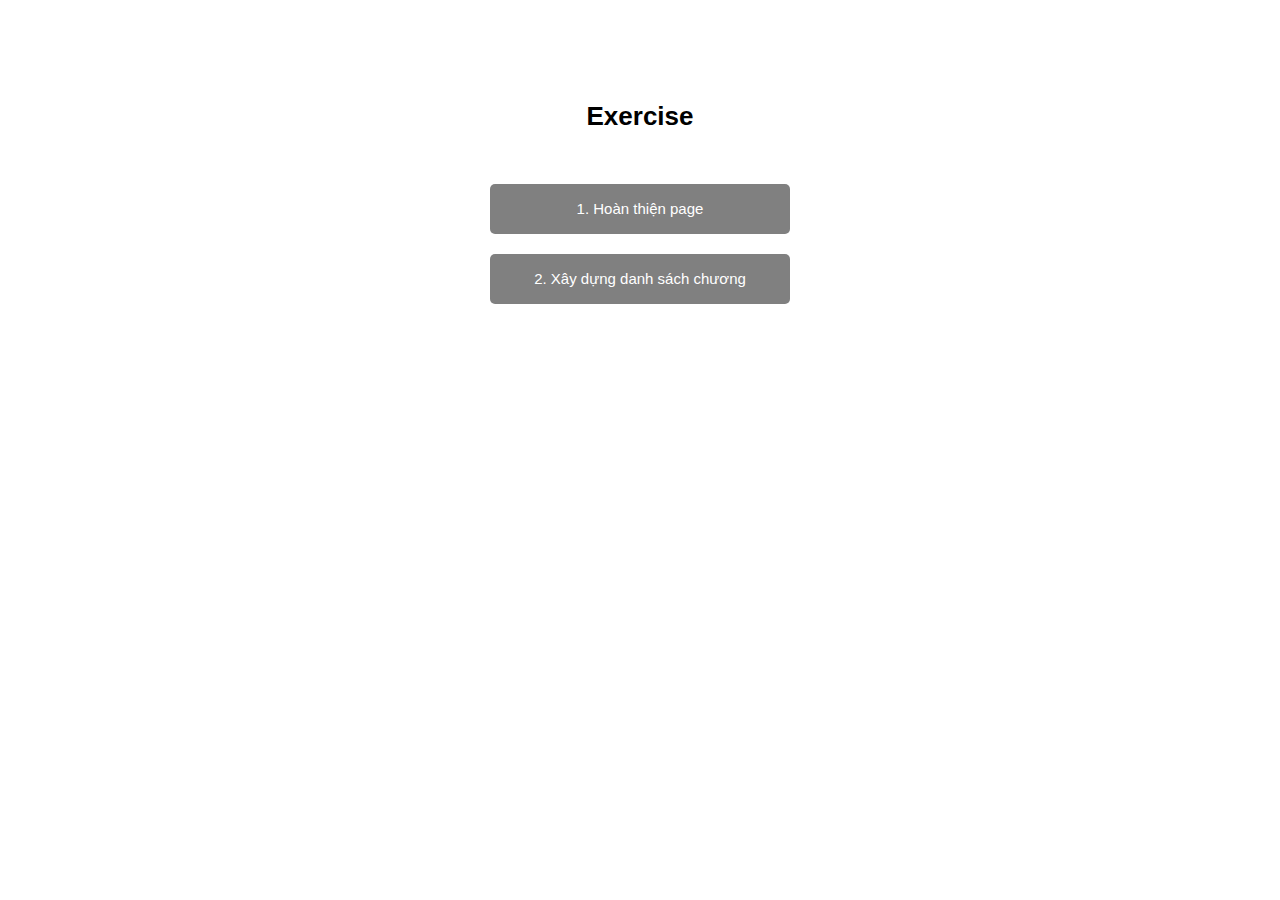
<file: index.html>
<!DOCTYPE html>
<html lang="vi">
<head>
    <meta charset="UTF-8">
    <meta name="viewport" content="width=device-width, initial-scale=1.0">
    <title>Index</title>
    <link rel="stylesheet" href="./css/reset.css">
    <link rel="stylesheet" href="./css/style.css">
</head>
<body>
    <h1 class="index-heading">Exercise</h1>
    <ul class="list">
        <li class="item"> <a target="_blank" href="./courses.html">1. Hoàn thiện page</a></li>
        <li class="item"><a target="_blank" href="./outline-course.html">2. Xây dựng danh sách chương</a></li>
    </ul>
</body>
</html>
</file>
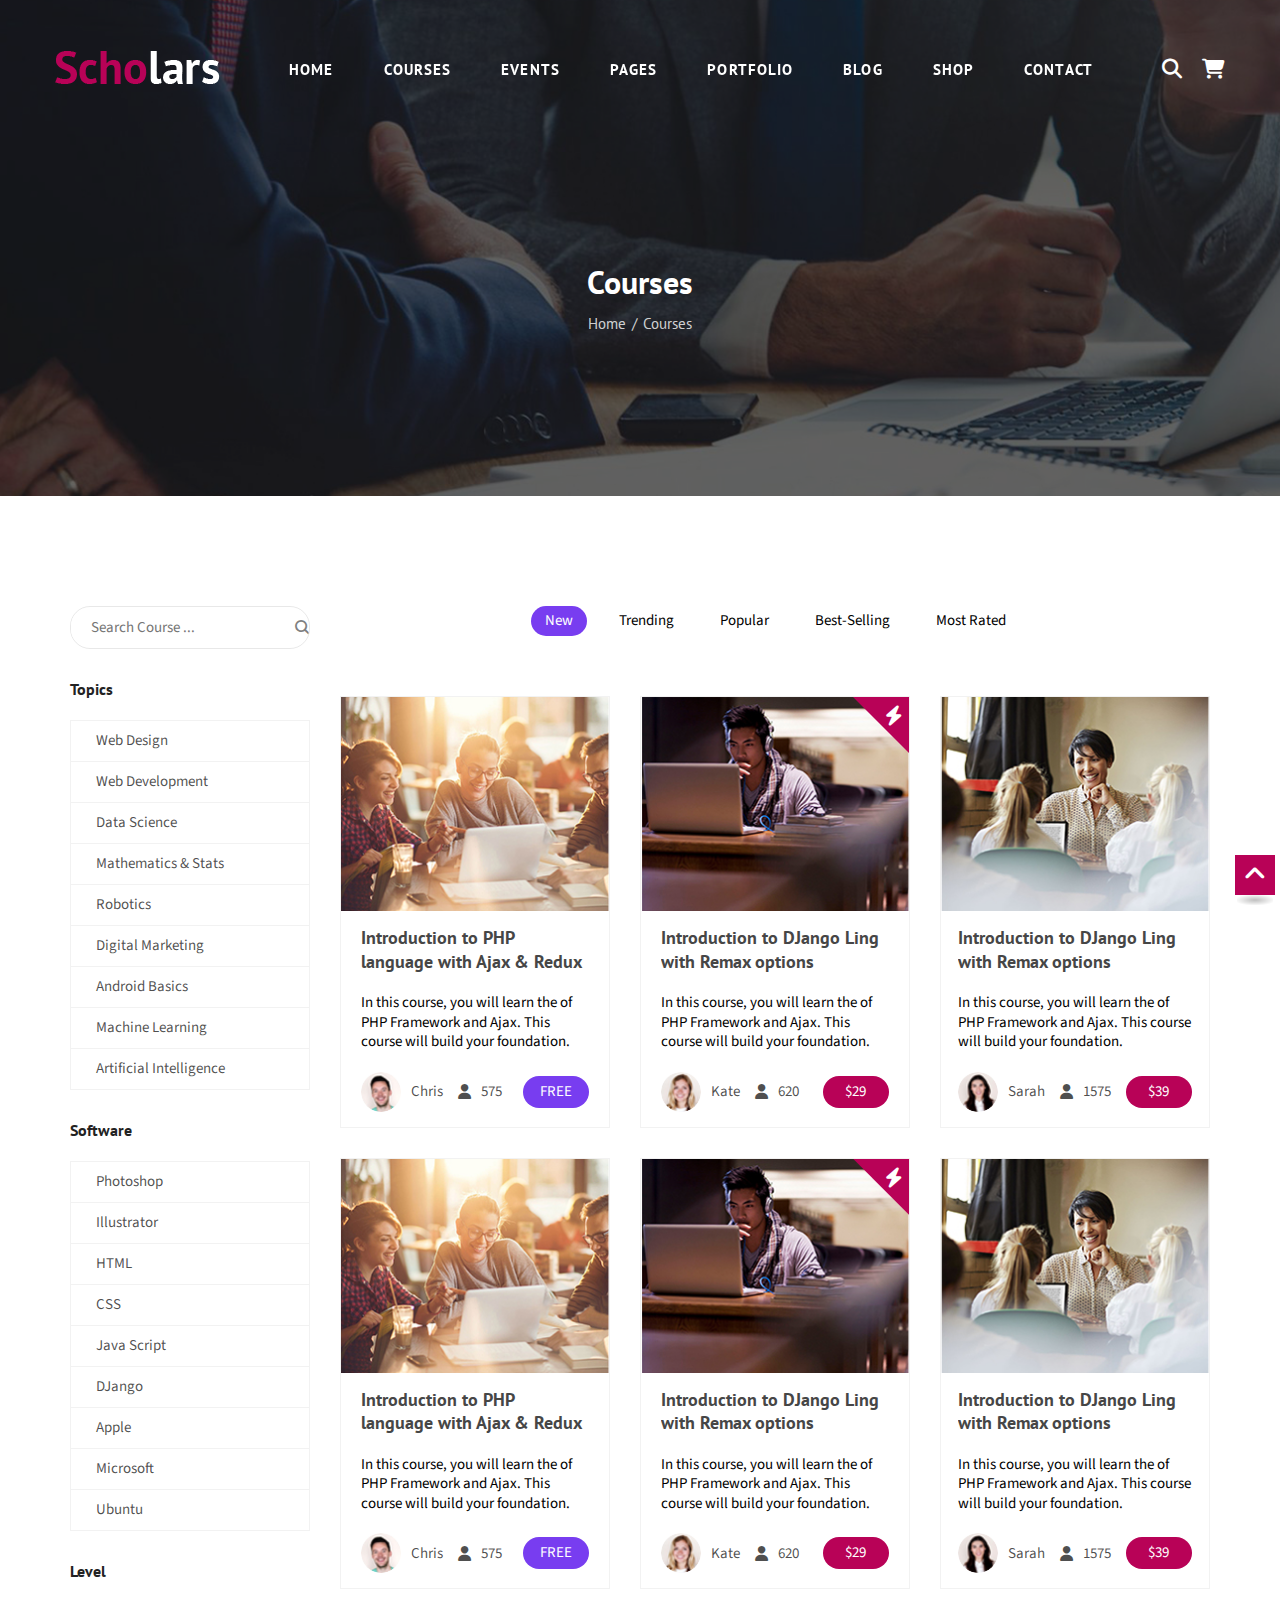
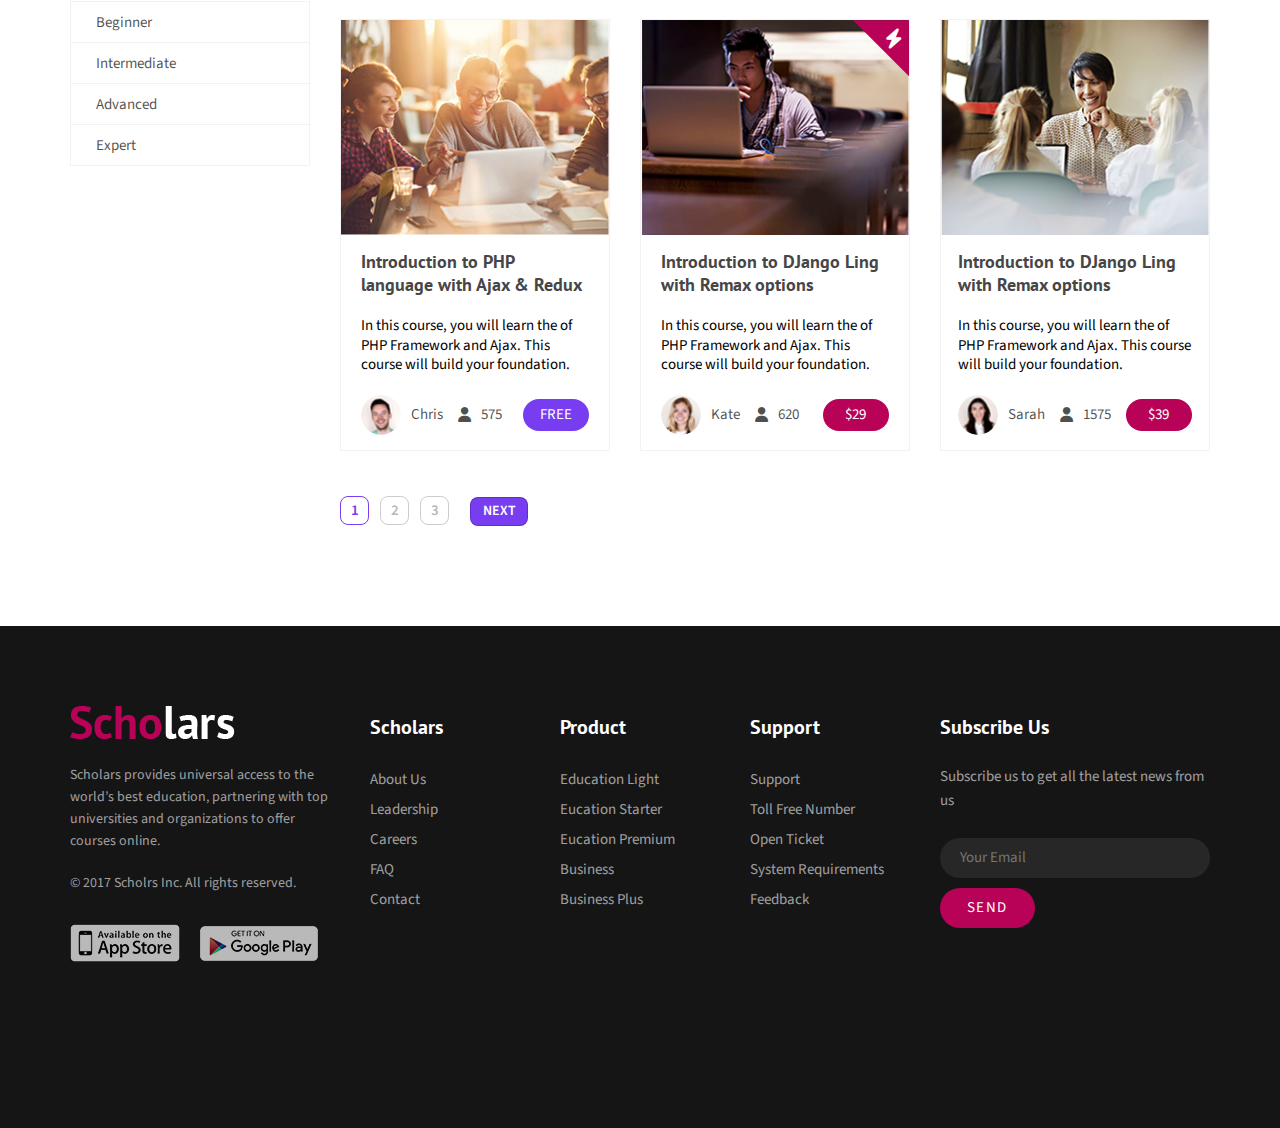
<file: courses.html>
<!DOCTYPE html>
<html lang="en">
<head>
    <meta charset="UTF-8">
    <meta name="viewport" content="width=device-width, initial-scale=1.0">
    <title>Scholars - Education, University & LMS HTML Template</title>

    <!-- Styles -->
    <link rel="stylesheet" href="./css/reset.css">
    <link rel="stylesheet" href="./css/style.css">

    <!-- Fonts -->
    <link rel="preconnect" href="https://fonts.googleapis.com">
    <link rel="preconnect" href="https://fonts.gstatic.com" crossorigin>
    <link href="https://fonts.googleapis.com/css2?family=PT+Sans:ital,wght@0,400;0,700;1,400;1,700&family=Source+Sans+3:ital,wght@0,200..900;1,200..900&display=swap" rel="stylesheet">

    <!-- Icons -->
    <link rel="icon" type="image/png" sizes="56x56" href="./images/img-icon.png">
    <link rel="stylesheet" href="https://cdnjs.cloudflare.com/ajax/libs/font-awesome/6.7.2/css/all.min.css" integrity="sha512-Evv84Mr4kqVGRNSgIGL/F/aIDqQb7xQ2vcrdIwxfjThSH8CSR7PBEakCr51Ck+w+/U6swU2Im1vVX0SVk9ABhg==" crossorigin="anonymous" referrerpolicy="no-referrer" />

</head>
<body>
    <div class="wrapper">
        <!-- Start header wrapper -->
        <div class="header-wrapper">
            <div class="inner">
                <div class="container header-container">
                    <div class="header">
                        <!-- Logo -->
                        <a href="/">
                            <img src="./images/img-logo.png" alt="Scholars Logo" class="logo">
                        </a>
                        <!-- Navigation -->
                        <ul class="nav">
                            <li>
                                <a href="">Home</a>
                                <ul class="sub-menu">
                                    <li>
                                        <a href="#">Home Version One</a>
                                    </li>
                                    <li>
                                        <a href="#">Home Version Two</a>
                                    </li>
                                    <li>
                                        <a href="#">Home Video Background</a>
                                    </li>
                                </ul>
                            </li>
                            <li>
                                <a href="">Courses</a>
                                <ul class="sub-menu">
                                    <li>
                                        <a href="#">Course 2 Column</a>
                                    </li>
                                    <li>
                                        <a href="#">Course 3 Column</a>
                                    </li>
                                    <li>
                                        <a href="#">Course Details</a>
                                    </li>
                                </ul>
                            </li>
                            <li>
                                <a href="">Events</a>
                                <ul class="sub-menu">
                                    <li>
                                        <a href="#">Event List</a>
                                    </li>
                                    <li>
                                        <a href="#">Event Grid</a>
                                    </li>
                                    <li>
                                        <a href="#">Event Single</a>
                                    </li>
                                </ul>
                            </li>
                            <li>
                                <a href="">Pages</a>
                                <ul class="sub-menu">
                                    <li>
                                        <a href="#">Our Teachers</a>
                                    </li>
                                    <li>
                                        <a href="#">Teachers Profile</a>
                                    </li>
                                    <li>
                                        <a href="#">About Us</a>
                                    </li>
                                    <li>
                                        <a href="#">Error Page</a>
                                    </li>
                                    <li>
                                        <a href="#">FAQ Page</a>
                                    </li>
                                    <li>
                                        <a href="#">Login</a>
                                    </li>
                                    <li>
                                        <a href="#">Sign Up</a>
                                    </li>
                                </ul>
                            </li>
                            <li>
                                <a href="">Portfolio</a>
                                <ul class="sub-menu">
                                    <li>
                                        <a href="#">Portfolio 2 Column</a>
                                    </li>
                                    <li>
                                        <a href="#">Portfolio 3 Columno</a>
                                    </li>
                                    <li>
                                        <a href="#">Portfolio 4 Column</a>
                                    </li>
                                </ul>
                            </li>
                            <li>
                                <a href="">Blog</a>
                                <ul class="sub-menu">
                                    <li>
                                        <a href="#">Blog</a>
                                    </li>
                                    <li>
                                        <a href="#">Blog details</a>
                                    </li>
                                </ul>
                            </li>
                            <li>
                                <a href="">Shop</a>
                                <ul class="sub-menu">
                                    <li>
                                        <a href="#">Shop Page</a>
                                    </li>
                                    <li>
                                        <a href="#">Shop Details</a>
                                    </li>
                                </ul>
                            </li>
                            <li>
                                <a href="">Contact</a>
                            </li>
                        </ul>
                        <!-- Users action -->
                        <div class="action-wrapper">
                            <button class="action-btn">
                                <i class="fa-solid fa-magnifying-glass"></i>
                            </button>
                            <button class="action-btn">
                                <i class="fa-solid fa-cart-shopping"></i>
                            </button>
                        </div>
                    </div>
                    <div class="header-content">
                        <h1 class="heading">Courses</h1>
                        <ul class="breadcrumb">
                            <li><a href="/">Home</a></li>
                            <li>Courses</li>
                        </ul>
                    </div>                   
                </div> 
            </div>
        </div>
        <!-- End header wrapper -->
        <!-- Start main -->
        <div class="main">
            <div class="container">
                <div class="inner">
                    <!-- Start sidebar -->
                    <div class="sidebar">
                        <!-- Start search form -->
                         <form action="" class="search-form" autocomplete="off">
                            <input type="text" placeholder="Search Course ..." class="search-input" spellcheck="false">
                            <button class="search-btn"><i class="fa-solid fa-magnifying-glass"></i></button>
                         </form>
                         <h2 class="menu-title">Topics</h2>
                         <ul class="menu">
                            <li><a href="">Web Design</a></li>
                            <li><a href="">Web Development</a></li>
                            <li><a href="">Data Science</a></li>
                            <li><a href="">Mathematics & Stats</a></li>
                            <li><a href="">Robotics</a></li>
                            <li><a href="">Digital Marketing</a></li>
                            <li><a href="">Android Basics</a></li>
                            <li><a href="">Machine Learning</a></li>
                            <li><a href="">Artificial Intelligence</a></li>
                         </ul>
                         <h2 class="menu-title">Software</h2>
                         <ul class="menu">
                            <li><a href="">Photoshop</a></li>
                            <li><a href="">Illustrator</a></li>
                            <li><a href="">HTML</a></li>
                            <li><a href="">CSS</a></li>
                            <li><a href="">Java Script</a></li>
                            <li><a href="">DJango</a></li>
                            <li><a href="">Apple</a></li>
                            <li><a href="">Microsoft</a></li>
                            <li><a href="">Ubuntu</a></li>
                         </ul>
                         <h2 class="menu-title">Level</h2>
                         <ul class="menu">
                            <li><a href="">Beginner</a></li>
                            <li><a href="">Intermediate</a></li>
                            <li><a href="">Advanced</a></li>
                            <li><a href="">Expert</a></li>
                         </ul>
                        <!-- End search form -->
                    </div>                    
                    <!-- End sidebar -->
                    <!-- Start main content -->
                    <div class="main-content">
                        <!-- Start course menu -->
                        <ul class="course-menu">
                            <li class="active"><a href="">New</a></li>
                            <li><a href="">Trending</a></li>
                            <li><a href="">Popular</a></li>
                            <li><a href="">Best-Selling</a></li>
                            <li><a href="">Most Rated</a></li>                            
                        </ul>
                        <!-- End course menu -->
                        <!-- Start courses list -->
                        <div class="courses-list">
                            <!-- Start course item -->
                            <div class="course-item">
                                <a href="" class="thumb-wrapper">
                                    <img src="./images/img-course-1.jpg" alt="" class="thumb">
                                </a>
                                <div class="infor">
                                    <h3 class="title">
                                        <a href="">Introduction to PHP language with Ajax & Redux</a>
                                    </h3>
                                    <p class="desc">
                                        In this course, you will learn the of PHP Framework and Ajax. This course will build your foundation.
                                    </p>
                                    <div class="bottom">
                                        <div>
                                            <img src="./images/img-author-1.jpg" alt="" class="avatar">
                                            <span>Chris</span>
                                        </div>
                                        <div>
                                            <i class="fa-solid fa-user"></i>
                                            <span>575</span>
                                        </div>
                                        <a class="course-btn course-btn--free">FREE</a>
                                    </div>
                                </div>
                            </div>
                            <div class="course-item tranding">
                                <a href="" class="thumb-tranding thumb-wrapper">
                                    <img src="./images/img-course-2.jpg" alt="" class="thumb">
                                </a>
                                <div class="infor">
                                    <h3 class="title">
                                        <a href="">Introduction to DJango Ling with Remax options</a>
                                    </h3>
                                    <p class="desc">
                                        In this course, you will learn the of PHP Framework and Ajax. This course will build your foundation.
                                    </p>
                                    <div class="bottom">
                                        <div>
                                            <img src="./images/img-author-2.jpg" alt="" class="avatar">
                                            <span>Kate</span>
                                        </div>
                                        <div>
                                            <i class="fa-solid fa-user"></i>
                                            <span>620</span>
                                        </div>
                                        <a class="course-btn course-btn--paid">$29</a>
                                    </div>
                                </div>
                            </div>
                            <div class="course-item">
                                <a href="" class="thumb-wrapper">
                                    <img src="./images/img-course-3.jpg" alt="" class="thumb">
                                </a>
                                <div class="infor">
                                    <h3 class="title">
                                        <a href="">Introduction to DJango Ling with Remax options</a>
                                    </h3>
                                    <p class="desc">
                                        In this course, you will learn the of PHP Framework and Ajax. This course will build your foundation.
                                    </p>
                                    <div class="bottom">
                                        <div>
                                            <img src="./images/img-author-3.jpg" alt="" class="avatar">
                                            <span>Sarah</span>
                                        </div>
                                        <div>
                                            <i class="fa-solid fa-user"></i>
                                            <span>1575</span>
                                        </div>
                                        <a class="course-btn course-btn--paid">$39</a>
                                    </div>
                                </div>
                            </div>
                            <div class="course-item">
                                <a href="" class="thumb-wrapper">
                                    <img src="./images/img-course-1.jpg" alt="" class="thumb">
                                </a>
                                <div class="infor">
                                    <h3 class="title">
                                        <a href="">Introduction to PHP language with Ajax & Redux</a>
                                    </h3>
                                    <p class="desc">
                                        In this course, you will learn the of PHP Framework and Ajax. This course will build your foundation.
                                    </p>
                                    <div class="bottom">
                                        <div>
                                            <img src="./images/img-author-1.jpg" alt="" class="avatar">
                                            <span>Chris</span>
                                        </div>
                                        <div>
                                            <i class="fa-solid fa-user"></i>
                                            <span>575</span>
                                        </div>
                                        <a class="course-btn course-btn--free">FREE</a>
                                    </div>
                                </div>
                            </div>
                            <div class="course-item tranding">
                                <a href="" class="thumb-tranding thumb-wrapper">
                                    <img src="./images/img-course-2.jpg" alt="" class="thumb">
                                </a>
                                <div class="infor">
                                    <h3 class="title">
                                        <a href="">Introduction to DJango Ling with Remax options</a>
                                    </h3>
                                    <p class="desc">
                                        In this course, you will learn the of PHP Framework and Ajax. This course will build your foundation.
                                    </p>
                                    <div class="bottom">
                                        <div>
                                            <img src="./images/img-author-2.jpg" alt="" class="avatar">
                                            <span>Kate</span>
                                        </div>
                                        <div>
                                            <i class="fa-solid fa-user"></i>
                                            <span>620</span>
                                        </div>
                                        <a class="course-btn course-btn--paid">$29</a>
                                    </div>
                                </div>
                            </div>
                            <div class="course-item">
                                <a href="" class="thumb-wrapper">
                                    <img src="./images/img-course-3.jpg" alt="" class="thumb">
                                </a>
                                <div class="infor">
                                    <h3 class="title">
                                        <a href="">Introduction to DJango Ling with Remax options</a>
                                    </h3>
                                    <p class="desc">
                                        In this course, you will learn the of PHP Framework and Ajax. This course will build your foundation.
                                    </p>
                                    <div class="bottom">
                                        <div>
                                            <img src="./images/img-author-3.jpg" alt="" class="avatar">
                                            <span>Sarah</span>
                                        </div>
                                        <div>
                                            <i class="fa-solid fa-user"></i>
                                            <span>1575</span>
                                        </div>
                                        <a class="course-btn course-btn--paid">$39</a>
                                    </div>
                                </div>
                            </div>
                            <div class="course-item">
                                <a href="" class="thumb-wrapper">
                                    <img src="./images/img-course-1.jpg" alt="" class="thumb">
                                </a>
                                <div class="infor">
                                    <h3 class="title">
                                        <a href="">Introduction to PHP language with Ajax & Redux</a>
                                    </h3>
                                    <p class="desc">
                                        In this course, you will learn the of PHP Framework and Ajax. This course will build your foundation.
                                    </p>
                                    <div class="bottom">
                                        <div>
                                            <img src="./images/img-author-1.jpg" alt="" class="avatar">
                                            <span>Chris</span>
                                        </div>
                                        <div>
                                            <i class="fa-solid fa-user"></i>
                                            <span>575</span>
                                        </div>
                                        <a class="course-btn course-btn--free">FREE</a>
                                    </div>
                                </div>
                            </div>
                            <div class="course-item tranding">
                                <a href="" class="thumb-tranding thumb-wrapper">
                                    <img src="./images/img-course-2.jpg" alt="" class="thumb">
                                </a>
                                <div class="infor">
                                    <h3 class="title">
                                        <a href="">Introduction to DJango Ling with Remax options</a>
                                    </h3>
                                    <p class="desc">
                                        In this course, you will learn the of PHP Framework and Ajax. This course will build your foundation.
                                    </p>
                                    <div class="bottom">
                                        <div>
                                            <img src="./images/img-author-2.jpg" alt="" class="avatar">
                                            <span>Kate</span>
                                        </div>
                                        <div>
                                            <i class="fa-solid fa-user"></i>
                                            <span>620</span>
                                        </div>
                                        <a class="course-btn course-btn--paid">$29</a>
                                    </div>
                                </div>
                            </div>
                            <div class="course-item">
                                <a href="" class="thumb-wrapper">
                                    <img src="./images/img-course-3.jpg" alt="" class="thumb">
                                </a>
                                <div class="infor">
                                    <h3 class="title">
                                        <a href="">Introduction to DJango Ling with Remax options</a>
                                    </h3>
                                    <p class="desc">
                                        In this course, you will learn the of PHP Framework and Ajax. This course will build your foundation.
                                    </p>
                                    <div class="bottom">
                                        <div>
                                            <img src="./images/img-author-3.jpg" alt="" class="avatar">
                                            <span>Sarah</span>
                                        </div>
                                        <div>
                                            <i class="fa-solid fa-user"></i>
                                            <span>1575</span>
                                        </div>
                                        <a class="course-btn course-btn--paid">$39</a>
                                    </div>
                                </div>
                            </div>
                            <!-- End course item -->
                        </div>
                        <!-- End courses list -->
                        <!-- Start pagination -->
                        <ul class="course-pagination">
                            <li>
                                <a href="" class="page-item active">1</a>
                            </li>
                            <li>
                                <a href="" class="page-item">2</a>
                            </li>
                            <li>
                                <a href="" class="page-item">3</a>
                            </li>
                            <li>
                                <a href="" class="page-item page-link">Next</a>
                            </li>
                        </ul>
                        <!-- End pagination -->
                    </div>                  
                    <!-- End main content -->
                </div>
            </div>
        </div>          
        <!-- End main -->
        <!-- Start footer -->
        <div class="footer">
            <div class="container">
                <div class="inner">
                    <div class="footer-col footer-logo">
                        <a href="/">
                            <img src="./images/img-logo.png" alt="Scholars Logo" class="logo">
                        </a>
                        <p class="desc">Scholars provides universal access to the world’s best education, partnering with top universities and organizations to offer courses online.</p>
                        <p>© 2017 Scholrs Inc. All rights reserved.</p>
                        <ul class="social">
                            <li>
                                <a href="https://www.apple.com/itunes/">
                                    <img src="./images/img-android.png" alt="">
                                </a>
                            </li>
                            <li>
                                <a href="https://play.google.com/store">
                                    <img src="./images/img-apple.png" alt="">
                                </a>
                            </li>
                        </ul>
                    </div>
                    <div class="footer-col footer-list">
                        <h3>
                            Scholars
                        </h3>
                        <ul>
                            <li>
                                <a href="#">About Us</a>
                            </li>
                            <li>
                                <a href="#">Leadership</a>
                            </li>
                            <li>
                                <a href="#">Careers</a>
                            </li>
                            <li>
                                <a href="#">FAQ</a>
                            </li>
                            <li>
                                <a href="#">Contact</a>
                            </li>
                        </ul>
                    </div>
                    <div class="footer-col footer-list">
                        <h3>
                            Product
                        </h3>
                        <ul>
                            <li>
                                <a href="#">Education Light</a>
                            </li>
                            <li>
                                <a href="#">Eucation Starter</a>
                            </li>
                            <li>
                                <a href="#">Eucation Premium</a>
                            </li>
                            <li>
                                <a href="#">Business</a>
                            </li>
                            <li>
                                <a href="#">Business Plus</a>
                            </li>
                        </ul>
                    </div>
                    <div class="footer-col footer-list">
                        <h3>
                            Support
                        </h3>
                        <ul>
                            <li>
                                <a href="#">Support</a>
                            </li>
                            <li>
                                <a href="#">Toll Free Number</a>
                            </li>
                            <li>
                                <a href="#">Open Ticket</a>
                            </li>
                            <li>
                                <a href="#">System Requirements</a>
                            </li>
                            <li>
                                <a href="#">Feedback</a>
                            </li>
                        </ul>
                    </div>
                    <div class="footer-col footer-subscribe">
                        <h3>
                            Subscribe Us
                        </h3>
                        <p>Subscribe us to get all the latest news from us </p>
                        <form action="#">
                            <input type="text" placeholder="Your Email">
                            <button>SEND</button>
                        </form>
                    </div>
                </div>
            </div>
        </div>
        <!-- End footer -->
        <!-- Scroll-top -->
        <button class="scroll-top">
            <i class="fa-solid fa-angle-up"></i>
        </button>
    </div>
</body>
</html>
</file>
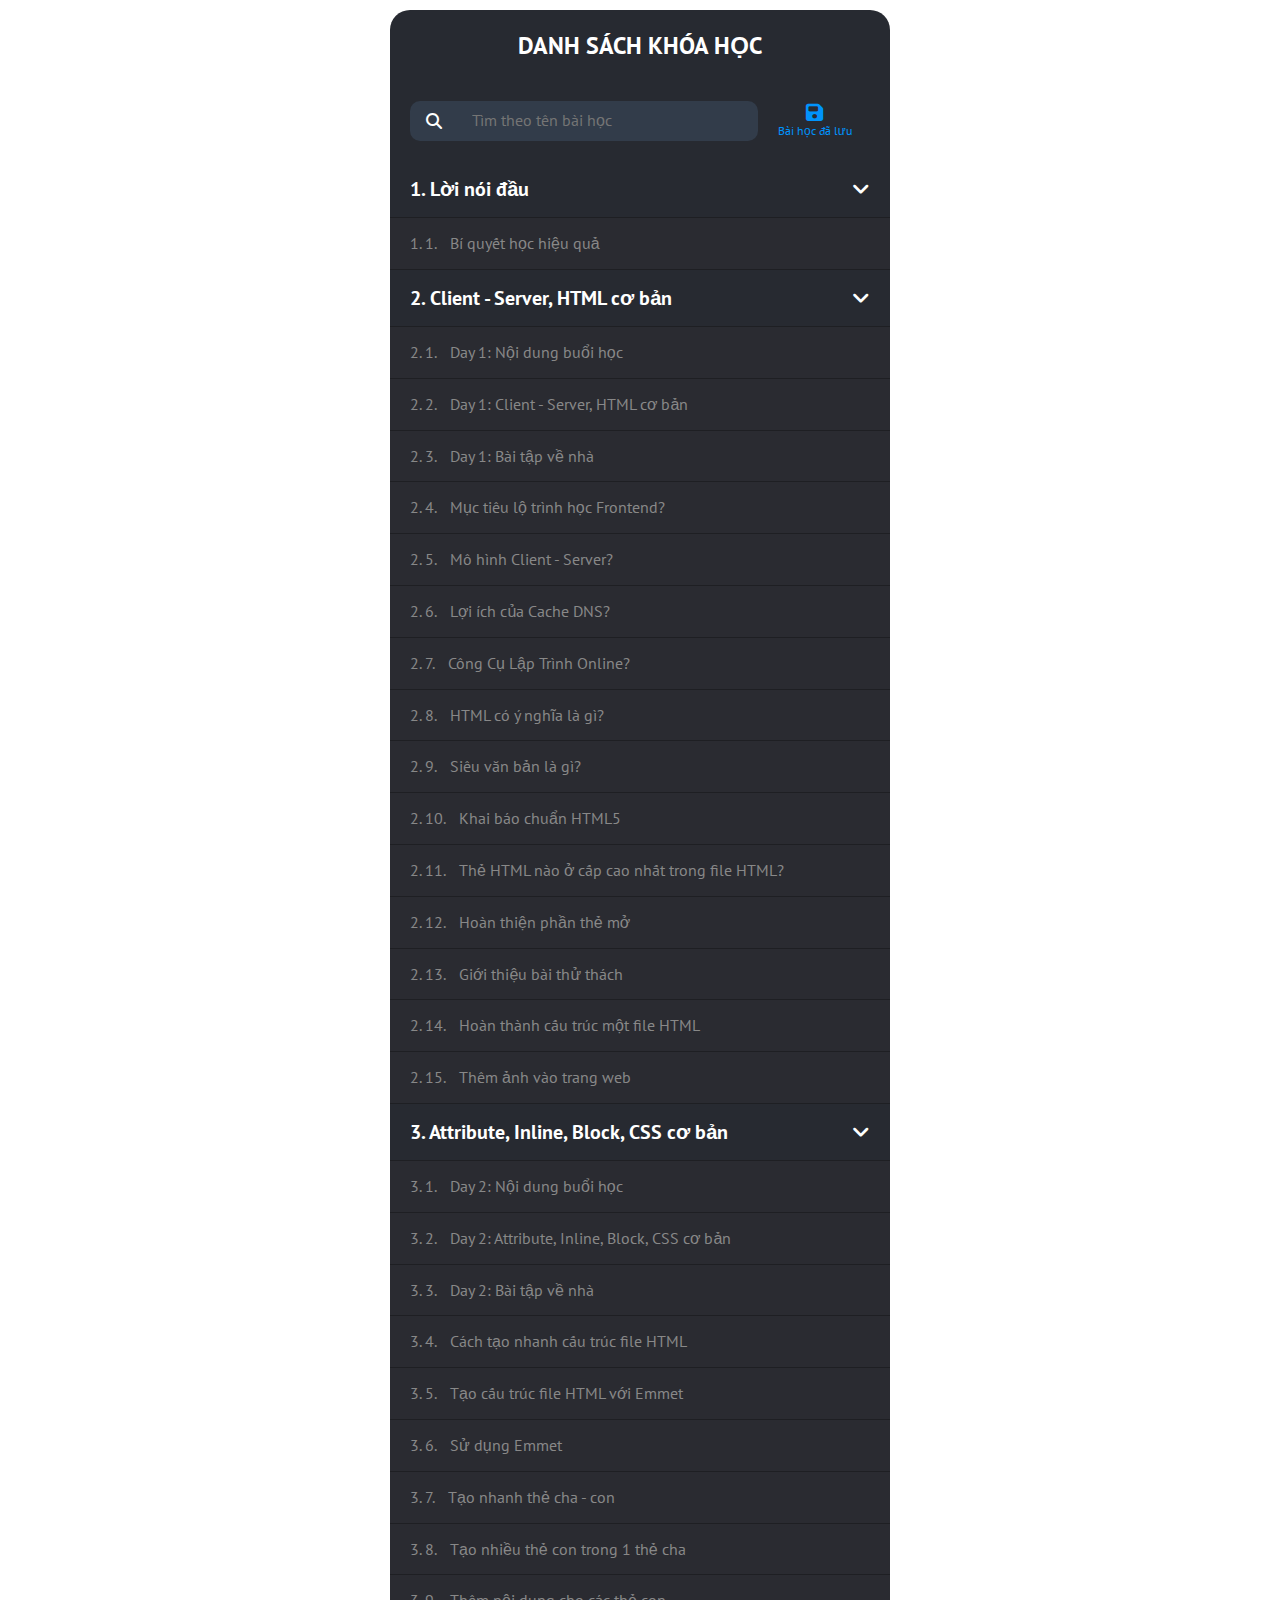
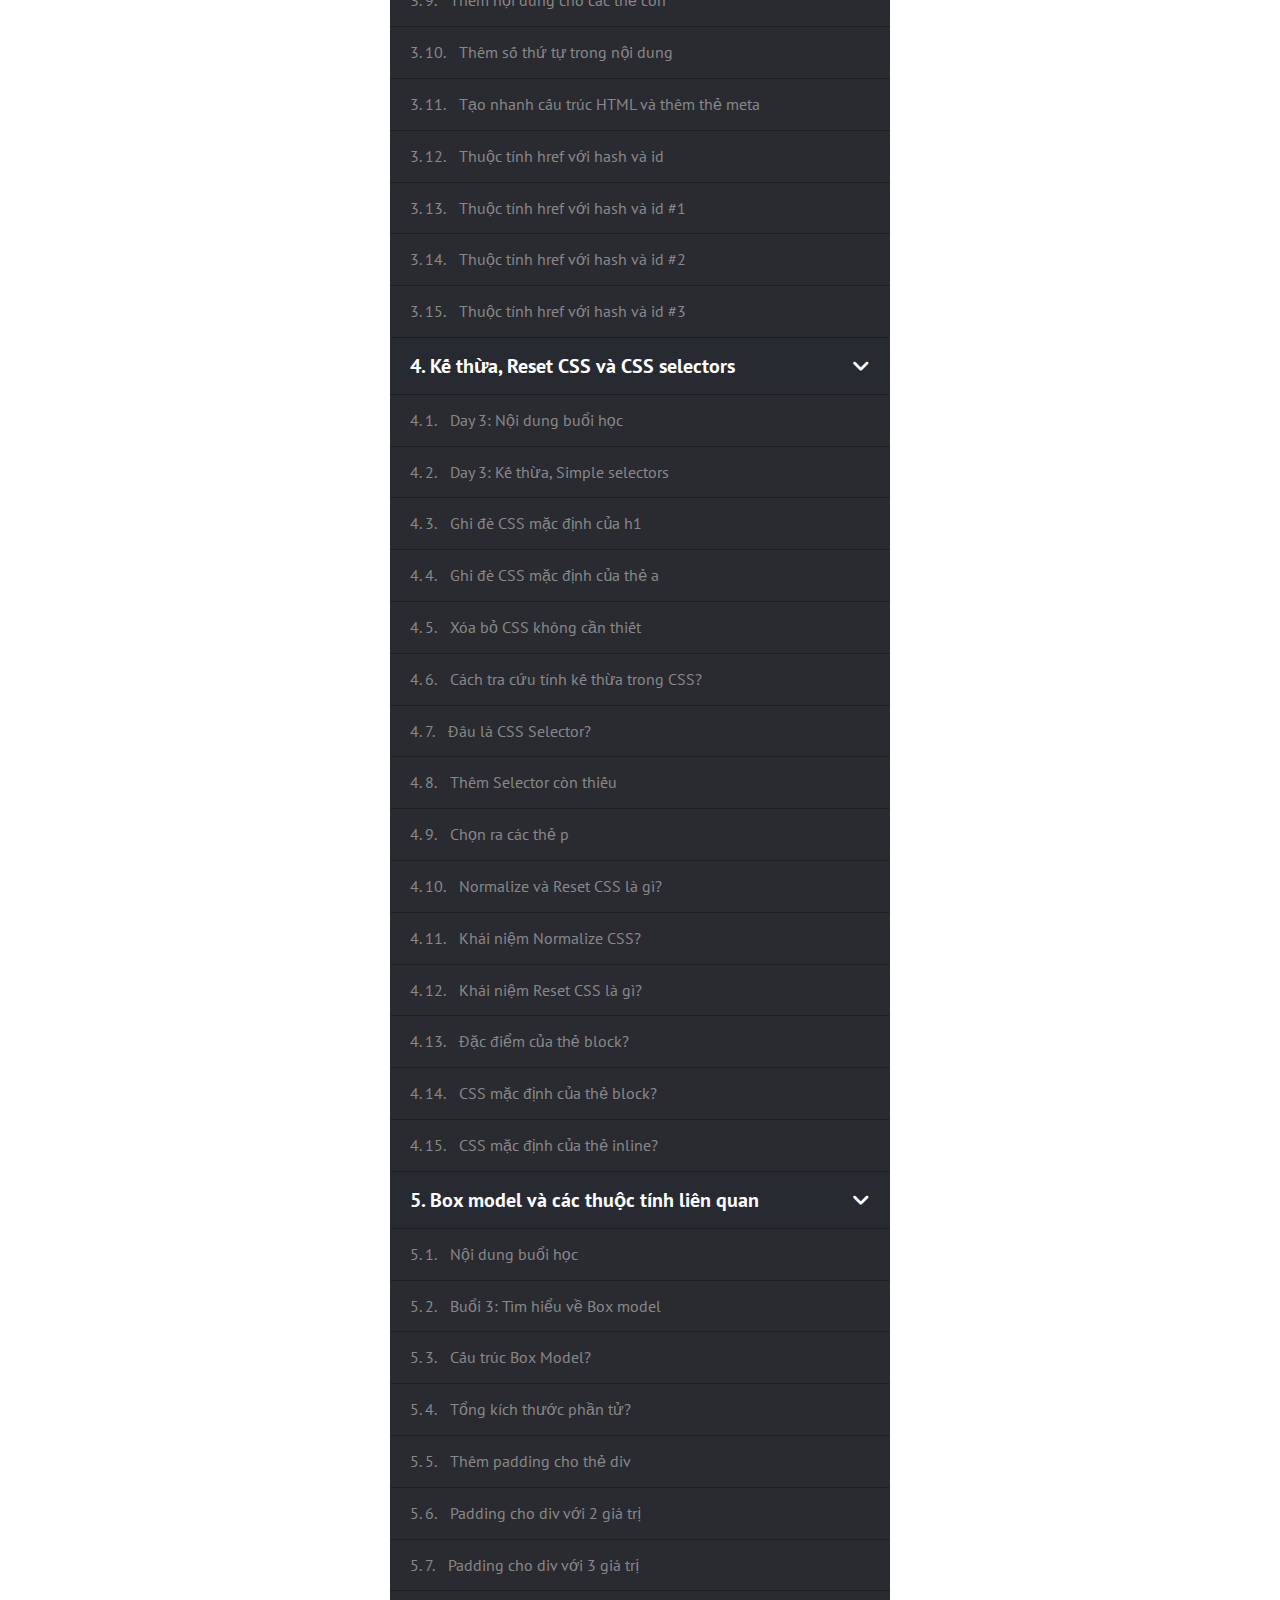
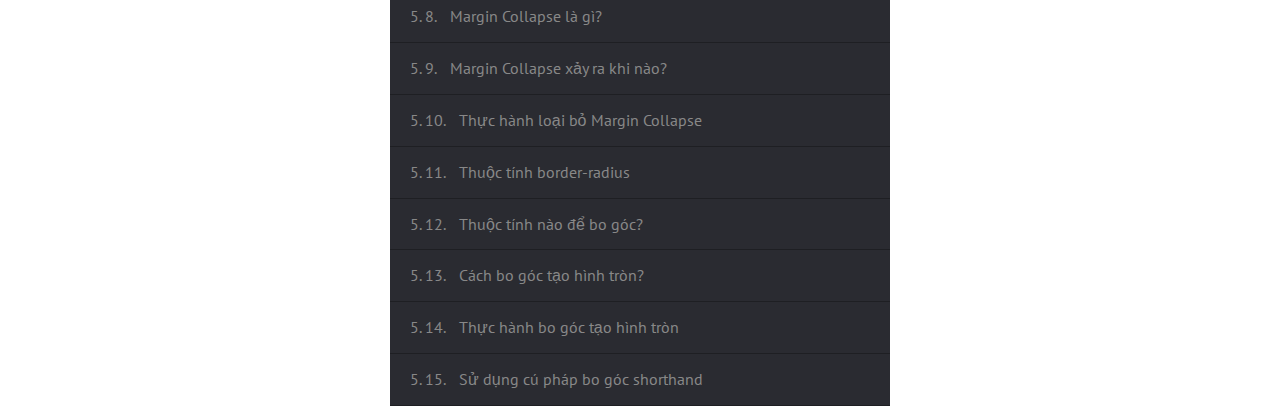
<file: outline-course.html>
<!DOCTYPE html>
<html lang="en">

<head>
    <meta charset="UTF-8" />
    <meta name="viewport" content="width=device-width, initial-scale=1.0" />
    <title>Outline Course</title>
    <!-- Styles -->
    <link rel="stylesheet" href="./css/reset.css" />
    <link rel="stylesheet" href="./css/outline-course.css" />
    <!-- Fonts -->
    <link rel="preconnect" href="https://fonts.googleapis.com" />
    <link rel="preconnect" href="https://fonts.gstatic.com" crossorigin />
    <link href="https://fonts.googleapis.com/css2?family=PT+Sans:ital,wght@0,400;0,700;1,400;1,700&display=swap"
        rel="stylesheet" />
    <!-- Icons -->
    <link rel="stylesheet" href="https://cdnjs.cloudflare.com/ajax/libs/font-awesome/6.7.2/css/all.min.css" />
</head>

<body>
    <div class="container">
        <div class="course-list">
            <h1 class="heading">Danh sách khóa học</h1>
            <div class="search-group">
                <form action="" class="search-form" autocomplete="off">
                    <i class="fa-solid fa-magnifying-glass"></i>
                    <input type="text" placeholder="Tìm theo tên bài học" spellcheck="false">                   
                </form>
                <div class="save-lesson">
                    <i class="fa-solid fa-floppy-disk"></i>
                    <span>Bài học đã lưu</span>
                </div>
            </div>
            <ul class="section-list">
                <li class="section">
                    <div class="section-header">
                        <h2>Lời nói đầu</h2>
                        <i class="fa-solid fa-angle-down float-right"></i>
                    </div>
                    <ul class="lesson-group">
                        <li class="lesson">
                            <a href="#">Bí quyết học hiệu quả</a>
                        </li>
                    </ul>
                </li>
                <li class="section">
                    <div class="section-header">
                        <h2>Client - Server, HTML cơ bản</h2>
                        <i class="fa-solid fa-angle-down float-right"></i>
                    </div>
                    <ul class="lesson-group">
                        <li class="lesson">
                            <a href="#">Day 1: Nội dung buổi học</a>
                        </li>
                        <li class="lesson">
                            <a href="#">Day 1: Client - Server, HTML cơ bản</a>
                        </li>
                        <li class="lesson">
                            <a href="#">Day 1: Bài tập về nhà</a>
                        </li>
                        <li class="lesson">
                            <a href="#">Mục tiêu lộ trình học Frontend?</a>
                        </li>
                        <li class="lesson">
                            <a href="#">Mô hình Client - Server?</a>
                        </li>
                        <li class="lesson">
                            <a href="#">Lợi ích của Cache DNS?</a>
                        </li>
                        <li class="lesson">
                            <a href="#">Công Cụ Lập Trình Online?</a>
                        </li>
                        <li class="lesson">
                            <a href="#">HTML có ý nghĩa là gì?</a>
                        </li>
                        <li class="lesson">
                            <a href="#"> Siêu văn bản là gì?</a>
                        </li>
                        <li class="lesson">
                            <a href="#">Khai báo chuẩn HTML5</a>
                        </li>
                        <li class="lesson">
                            <a href="#">Thẻ HTML nào ở cấp cao nhất trong file HTML?</a>
                        </li>
                        <li class="lesson">
                            <a href="#">Hoàn thiện phần thẻ mở</a>
                        </li>
                        <li class="lesson">
                            <a href="#">Giới thiệu bài thử thách</a>
                        </li>
                        <li class="lesson">
                            <a href="#">Hoàn thành cấu trúc một file HTML</a>
                        </li>
                        <li class="lesson">
                            <a href="#">Thêm ảnh vào trang web</a>
                        </li>
                    </ul>
                </li>
                <li class="section">
                    <div class="section-header">
                        <h2>Attribute, Inline, Block, CSS cơ bản</h2>
                        <i class="fa-solid fa-angle-down float-right"></i>
                    </div>
                    <ul class="lesson-group">
                        <li class="lesson">
                            <a href="#">Day 2: Nội dung buổi học</a>
                        </li>
                        <li class="lesson">
                            <a href="#">Day 2: Attribute, Inline, Block, CSS cơ bản</a>
                        </li>
                        <li class="lesson">
                            <a href="#">Day 2: Bài tập về nhà</a>
                        </li>
                        <li class="lesson">
                            <a href="#">Cách tạo nhanh cấu trúc file HTML</a>
                        </li>
                        <li class="lesson">
                            <a href="#">Tạo cấu trúc file HTML với Emmet</a>
                        </li>
                        <li class="lesson">
                            <a href="#">Sử dụng Emmet</a>
                        </li>
                        <li class="lesson">
                            <a href="#">Tạo nhanh thẻ cha - con</a>
                        </li>
                        <li class="lesson">
                            <a href="#">Tạo nhiều thẻ con trong 1 thẻ cha</a>
                        </li>
                        <li class="lesson">
                            <a href="#">Thêm nội dung cho các thẻ con</a>
                        </li>
                        <li class="lesson">
                            <a href="#">Thêm số thứ tự trong nội dung</a>
                        </li>
                        <li class="lesson">
                            <a href="#">Tạo nhanh cấu trúc HTML và thêm thẻ meta</a>
                        </li>
                        <li class="lesson">
                            <a href="#">Thuộc tính href với hash và id</a>
                        </li>
                        <li class="lesson">
                            <a href="#">Thuộc tính href với hash và id #1</a>
                        </li>
                        <li class="lesson">
                            <a href="#">Thuộc tính href với hash và id #2</a>
                        </li>
                        <li class="lesson">
                            <a href="#">Thuộc tính href với hash và id #3</a>
                        </li>
                    </ul>
                </li>
                <li class="section">
                    <div class="section-header">
                        <h2>Kế thừa, Reset CSS và CSS selectors</h2>
                        <i class="fa-solid fa-angle-down float-right"></i>
                    </div>
                    <ul class="lesson-group">
                        <li class="lesson">
                            <a href="#">Day 3: Nội dung buổi học</a>
                        </li>
                        <li class="lesson">
                            <a href="#">Day 3: Kế thừa, Simple selectors</a>
                        </li>
                        <li class="lesson">
                            <a href="#">Ghi đè CSS mặc định của h1</a>
                        </li>
                        <li class="lesson">
                            <a href="#">Ghi đè CSS mặc định của thẻ a</a>
                        </li>
                        <li class="lesson">
                            <a href="#">Xóa bỏ CSS không cần thiết</a>
                        </li>
                        <li class="lesson">
                            <a href="#">Cách tra cứu tính kế thừa trong CSS?</a>
                        </li>
                        <li class="lesson">
                            <a href="#">Đâu là CSS Selector?</a>
                        </li>
                        <li class="lesson">
                            <a href="#">Thêm Selector còn thiếu</a>
                        </li>
                        <li class="lesson">
                            <a href="#">Chọn ra các thẻ p</a>
                        </li>
                        <li class="lesson">
                            <a href="#">Normalize và Reset CSS là gì?</a>
                        </li>
                        <li class="lesson">
                            <a href="#">Khái niệm Normalize CSS?</a>
                        </li>
                        <li class="lesson">
                            <a href="#">Khái niệm Reset CSS là gì?</a>
                        </li>
                        <li class="lesson">
                            <a href="#">Đặc điểm của thẻ block?</a>
                        </li>
                        <li class="lesson">
                            <a href="#">CSS mặc định của thẻ block?</a>
                        </li>
                        <li class="lesson">
                            <a href="#">CSS mặc định của thẻ inline?</a>
                        </li>
                    </ul>
                </li>
                <li class="section">
                    <div class="section-header">
                        <h2>Box model và các thuộc tính liên quan</h2>
                        <i class="fa-solid fa-angle-down float-right"></i>
                    </div>
                    <ul class="lesson-group">
                        <li class="lesson">
                            <a href="#">Nội dung buổi học</a>
                        </li>
                        <li class="lesson">
                            <a href="#">Buổi 3: Tìm hiểu về Box model</a>
                        </li>
                        <li class="lesson">
                            <a href="#">Cấu trúc Box Model?</a>
                        </li>
                        <li class="lesson">
                            <a href="#">Tổng kích thước phần tử?</a>
                        </li>
                        <li class="lesson">
                            <a href="#">Thêm padding cho thẻ div</a>
                        </li>
                        <li class="lesson">
                            <a href="#">Padding cho div với 2 giá trị</a>
                        </li>
                        <li class="lesson">
                            <a href="#">Padding cho div với 3 giá trị</a>
                        </li>
                        <li class="lesson">
                            <a href="#">Margin Collapse là gì?</a>
                        </li>
                        <li class="lesson">
                            <a href="#">Margin Collapse xảy ra khi nào?</a>
                        </li>
                        <li class="lesson">
                            <a href="#">Thực hành loại bỏ Margin Collapse</a>
                        </li>
                        <li class="lesson">
                            <a href="#">Thuộc tính border-radius</a>
                        </li>
                        <li class="lesson">
                            <a href="#">Thuộc tính nào để bo góc?</a>
                        </li>
                        <li class="lesson">
                            <a href="#">Cách bo góc tạo hình tròn?</a>
                        </li>
                        <li class="lesson">
                            <a href="#">Thực hành bo góc tạo hình tròn</a>
                        </li>
                        <li class="lesson">
                            <a href="#">Sử dụng cú pháp bo góc shorthand</a>
                        </li>
                    </ul>
                </li>
            </ul>
        </div>
    </div>
</body>

</html>
</file>
<file: css/style.css>
/* Index */

.index-heading {
    margin: 100px 0px 50px 0px;
    font-size: 26px;
    text-align: center;
}

.item {
    width: 300px;
    height: 50px;
    background-color: grey;
    border-radius: 5px;
    text-align: center;
    margin: auto;
    margin-top: 20px;
    display: flex;
    justify-content: center;
    align-items: center;
}

.item:hover {
    background-color: blue;
}

.item a {
    color: white;
    text-decoration: none;
}

/* Code lại giao diện Scholars */

:root {
    --heading-font: "PT Sans", sans-serif;
    --black: #000;
    --white: #fff;
    --primary: #b80257;
    --secondary: #783df0;
}

* {
    box-sizing: border-box;
}

html {
    font-size: 62.5%;
}

body {
    font-size: 1.5rem;
    font-family: "Source Sans 3", sans-serif;
    line-height: 1.3;
}

h1,
h2,
h3,
h4,
h5,
h6 {
    font-family: var(--heading-font);
    font-weight: 700;
}

a {
    color: inherit;
}

button {
    padding: 0;
    border: none;
    background: transparent;
}

input,
button,
textarea,
select {
    font-size: inherit;
    font-family: inherit;
    color: inherit;
}

.container {
    width: 1170px;
    /* Điều kiện bình thường sẽ là 1170px */
    max-width: 100%;
    /* Khi view <1170px thì sẽ là 100% */
    margin-left: auto;
    margin-right: auto;
}

/* Start header wrapper */

.header-wrapper {
    display: flex;
    width: 100%;
    min-height: 496px;
    background-image: url(../images/bg-banner-2.jpg);
    background-repeat: no-repeat;
    background-size: cover;
    background-position: center;
}

.header-wrapper .inner {
    display: flex;
    width: 100%;
    background: rgb(0, 0, 0, 0.6);
}

.header-container {
    display: flex;
    flex-direction: column;
}

.header {
    display: flex;
    justify-content: space-between;
    padding-top: 40px;
    align-items: center;
}

.header-content {
    display: flex;
    flex-direction: column;
    align-items: center;
    justify-content: center;
    gap: 10px;
    flex-grow: 1;
    color: var(--white);
}

.nav {
    display: flex;
    position: sticky;
    top: 0;
    z-index: 999;
}

.nav li {
    position: relative;
}

.nav>li>a {
    display: inline-block;
    padding: 20px 25px;
    color: var(--white);
    text-decoration: none;
    text-transform: uppercase;
    font-size: 1.5rem;
    font-family: var(--heading-font);
    font-weight: 700;
    letter-spacing: 1.1px;
    transition: all 0.3s ease-in-out;
}

.sub-menu {
    position: absolute;
    top: 50px;
    left: 0;

    min-width: 220px;
    background: var(--white);

    opacity: 0;
    visibility: hidden;
    overflow: hidden;
    transform: scaleY(0);
    transform-origin: top center;
    transition: opacity 0.5s ease, visibility 0.5s ease, transform 0.5s ease;
}

/*
Sử dụng như cầu nối giữa li & submenu, trong bài này k cần vì padding của thẻ li lớn rồi 
    .sub-menu::before{
    content: "";
    position: absolute;
    left: 0;
    top: -10px;
    height: 20px;
    width: 100%;
} */
.sub-menu a {
    display: flex;
    align-items: center;
    height: 44px;
    padding: 0 25px;
    text-decoration: none;
    color: #0009;
}

.sub-menu a:hover {
    background: var(--primary);
    color: var(--white);
    transition: all 0.5s ease-in-out;
}

/* Hover vào thẻ li trong .nav tác động lên sub-menu */
.nav li:hover .sub-menu {
    opacity: 1;
    visibility: visible;
    transform: scaleY(1);
}

.action-wrapper {
    display: flex;
    gap: 20px;
}

.action-btn {
    font-size: 2rem;
    color: var(--white);
    cursor: pointer;
}

h1.heading {
    font-size: 3.2rem;
}

.breadcrumb {
    display: flex;
    font-family: var(--heading-font);
    font-size: 1.5rem;
    color: #fffc;
}

.breadcrumb a {
    text-decoration: none;
    color: inherit;
}

.breadcrumb a:hover {
    color: var(--secondary);
    transition: all 0.5s ease-in-out;
}

.breadcrumb li+li::before {
    content: "/";
    padding: 0 6px;
}

/* End header wrapper */

.main .inner {
    min-height: 100px;
    display: flex;
    margin-top: 110px;
}

/* Start sidebar */
.sidebar {
    width: 270px;
    padding: 0 15px;
}

.search-form {
    display: flex;
    align-items: center;
    height: 43px;
    border: 1px solid #00000017;
    border-radius: 20px;
    overflow: hidden;
    width: 100%;
    box-sizing: border-box;
}

.search-input {
    border: none;
    outline: none;
    flex: 1;
    padding-left: 20px;
}

.search-input:not(:placeholder-shown)~.search-btn {
    color: #333;
}

.search-btn {
    display: flex;
    align-items: center;
    justify-content: center;
    padding: 0 20px;
    height: 100%;
    align-self: stretch;
    cursor: pointer;
    color: #00000080;
}

.menu-title {
    margin-top: 30px;
    color: #222;
    font-size: 1.6rem;
}

.menu {
    margin-top: 20px;
    border: 1px solid #0000000d;
}

.menu li+li {
    border-top: 1px solid #0000000d;
}

.menu a {
    display: flex;
    align-items: center;
    height: 40px;
    padding: 0 25px;
    color: #000000b3;
    text-decoration: none;
}

.menu a:hover {
    color: var(--secondary);
    transform: translateX(10px);
    transition: all 0.3s ease-in-out;
}

/* End sidebar */

/* Start main */
.main-content {
    flex-grow: 1;
    padding: 0 15px;
}

.course-menu {
    display: flex;
    justify-content: center;
    gap: 18px;
}

.course-menu a {
    display: inline-block;
    height: 30px;
    padding: 0 14px;
    border-radius: 15px;
    text-decoration: none;
    line-height: 30px;
}

.course-menu .active a,
.course-menu a:hover {
    background: var(--secondary);
    color: var(--white);
    transition: all 0.3s ease-in-out;
}

/* Start courses list */
.courses-list {
    --columns: 3;
    --spacing: 60px;

    display: flex;
    flex-wrap: wrap;
    gap: 30px;
    margin-top: 60px;
}

.course-item {
    display: flex;
    flex-direction: column;
    align-items: center;
    justify-content: center;
    width: calc((100% - var(--spacing)) / var(--columns));
    border: 1px solid #0000000d;

    overflow: hidden;
    /* Đảm bảo ảnh không bị tràn khi phóng lớn */
    transition: all 0.5s ease-in-out;
}

.courses-list .tranding {
    position: relative;
    overflow: hidden;
    display: block;
}

.course-item .thumb-wrapper {
    display: block;
    overflow: hidden;
    aspect-ratio: 1 / 0.8;
}

.courses-list .tranding .thumb-wrapper::before {
    content: '\f0e7';
    font-family: "Font Awesome 6 Free";
    font-size: 20px;
    font-weight: 900;
    color: var(--white);

    background: var(--primary);
    width: 50px;
    height: 50px;

    position: absolute;
    top: 0;
    right: 0;
    z-index: 1;

    clip-path: polygon(100% 0, 100% 100%, 0 0);

    display: flex;
    align-items: flex-start;
    justify-content: flex-end;
    padding: 6px 6px 0 0;
}

.course-item .thumb-wrapper .thumb {
    height: 100%;
    width: 100%;
    object-fit: cover;
    display: block;
    transition: transform 0.5s ease-in-out, opacity 0.5s ease-in-out;
}

.course-item .infor {
    display: flex;
    flex-direction: column;
    flex: 1;
    padding: 15px 20px;
}

.course-item .title {
    display: -webkit-box;
    -webkit-line-clamp: 2;
    line-clamp: 2;
    -webkit-box-orient: vertical;
    overflow: hidden;
}

.course-item .title a {
    font-size: 1.8rem;
    color: #464646;
    text-decoration: none;
    transition: color 0.5s ease-in-out;
}

.course-item .desc {
    display: -webkit-box;
    -webkit-line-clamp: 3;
    line-clamp: 3;
    -webkit-box-orient: vertical;
    overflow: hidden;
    margin: 20px 0;
}

.course-item .bottom {
    display: flex;
    align-items: center;
    color: #000000b3;
    gap: 15px;
    margin-top: auto;
}

.course-item .bottom div {
    display: flex;
    align-items: center;
    gap: 10px;
}

.course-item .avatar {
    width: 40px;
    height: 40px;
    border-radius: 50%;
    object-fit: cover;
}

.course-item .course-btn {
    min-width: 66px;
    height: 32px;
    padding: 0 8px;
    color: var(--white);
    border-radius: 30px;
    text-decoration: none;
    line-height: 32px;
    text-align: center;
    margin-left: auto;
    cursor: pointer;

    position: relative;
    transform: translateY(0);
    transition: all 0.3s ease-in-out;
    z-index: 1;
}

.course-btn::after {
    content: '';
    position: absolute;
    top: 120%;
    left: 5%;

    width: 90%;
    height: 10px;
    background: radial-gradient(ellipse at center, rgba(0, 0, 0, 0.35) 0%, rgba(0, 0, 0, 0) 80%);

    opacity: 0;
    transform: scale(0.8);
    transition: transform 0.3s ease, opacity 0.3s ease;
}

.course-item .course-btn--free {
    background-color: var(--secondary);
}

.course-item .course-btn--paid {
    background-color: var(--primary);
}

/* Chú ý css đơn thuần không thể chọn ngược (hover vào đối tượng phía sau mà làm đối tượng trước thay đổi), do đó trong trường hợp này
ta phải sử dụng hover vào cả khối course-item sau đó thay đổi ảnh, tiêu đề và nút trong nó */

.course-item:hover .thumb {
    transform: scale(1.05);
    opacity: 0.8;
}

.course-item:hover .title a {
    color: var(--primary);
    transform: scale(1.1);
    opacity: 0.8;
}

.course-item:hover .course-btn:hover {
    transform: translateY(-5px);
}

.course-btn:hover:after {
    opacity: 1;
    transform: translateY(-30%) scale(1);
}

/* End courses list */

/* Start pagination */
.main-content .course-pagination li {
    display: inline-block;
    padding-top: 45px;
}

.course-pagination .page-item {
    display: block;
    text-decoration: none;
    width: 29px;
    line-height: 27px;
    border: 1px solid #0003;
    text-align: center;
    font-weight: 600;
    color: #0000004d;
    border-radius: 8px;
    margin-right: 8px; 
    transition: all 0.3s ease-in-out;  
}

.course-pagination .page-item:hover:not(.page-link) {
    border: 1px solid var(--secondary);
    color: var(--secondary);
}

.course-pagination .active {
    border: 1px solid var(--secondary);
    color: var(--secondary);
}

.course-pagination .page-link {
    width: 58px;
    font-size: 1.4rem;
    color: var(--white);
    text-transform: uppercase;
    margin-left: 10px;
    background-color: var(--secondary);
}

/* End pagination */
/* End main */

/* Start footer */
.footer {
    background: #151515;
    padding: 80px 0 160px 0;
    margin-top: 100px;
}

.footer .inner {
    display: flex;
    flex-wrap: wrap;
    justify-content: space-between;
}

.footer-col {
    flex-shrink: 0;
    /* Không cho tự co chiều rộng */
}

.footer-logo {
    max-width: 300px;
    padding: 0 15px;
}

.footer-logo .desc {
    margin: 20px 0;
}

.footer-logo p {
    font-size: 1.4rem;
    line-height: 22px;
}

.footer-logo .social {
    display: flex;
    margin-top: 30px;
    gap: 20px;
    align-items: center;
}

.footer-list {
    min-width: calc((100% - (300px * 2)) / 3);
    padding: 0 15px;
}

.footer-list h3,
.footer-subscribe h3 {
    font-size: 2rem;
    font-weight: 700;
    color: var(--white);
    margin: 8px 0 25px 0;
}

.footer-list a,
.footer-subscribe p,
.footer-logo p {
    color: #fff9;
}

.footer-list a {
    line-height: 30px;
    text-decoration: none;
}

.footer-list a:hover {
    color: var(--primary);
}

.footer-subscribe {
    max-width: 300px;
    padding: 0 15px;
}

.footer-subscribe p {
    line-height: 24px;
}

.footer-subscribe input {
    width: 100%;
    height: 40px;
    background: #272727;
    border: none;
    border-radius: 20px;
    padding: 0 20px;
    margin: 25px 0 10px 0;
    color: #fff9;
}

.footer-subscribe button {
    position: relative;
    overflow: hidden;
    z-index: 0;

    width: 95px;
    line-height: 40px;
    border-radius: 20px;
    color: var(--white);
    text-transform: uppercase;
    letter-spacing: 1.5px;
    background: var(--primary);

    transition: all 0.3s ease-in-out;  
}
.footer-subscribe button::after{
    content: " ";
    position: absolute;
    inset: 0;
    background: var(--white);
    border-radius: 20px;

    transform: scale(0);
    transform-origin: center;
    transition: all 0.3s ease-in-out;  
    z-index: -1;
}
.footer-subscribe button:hover{
    color: var(--primary);
    background: var(--white);
}

.footer-subscribe button:hover::after {
    transform: scale(1.1);
}
/* End footer */

.scroll-top{
    width: 40px;
    height: 40px;
    position: fixed;
    bottom: 5px;
    right: 5px;
    z-index: 99;
    text-align: center;
    color: var(--white);
    background: var(--primary);
    font-size: 25px;
    cursor: pointer;
}
.scroll-top::after{
    position: absolute;
    z-index: -1;
    content: "";
    top: 100%;
    left: 5%;
    height: 10px;
    width: 90%;
    opacity: 1;
    background: radial-gradient(ellipse at center,  rgba(0, 0, 0, 0.25) 0%, rgba(0, 0, 0, 0) 80%);
}
</file>
<file: css/outline-course.css>
* {
    box-sizing: border-box;
}

html {
    font-size: 62.5%;
}

body {
    font-size: 1.6rem;
    font-family: "PT Sans", sans-serif;
    line-height: 1.3;
}
.container{
    max-width: 500px;
    height: 100vh;
    margin: 10px auto;
    border-radius: 20px;
    background-color: #272a31;
    color: #fff;
}
.heading{
    font-size: 2.4rem;
    font-weight: 700;
    text-transform: uppercase;
    text-align: center;
    padding: 20px 0;
}
.search-group{
    display: flex;
    align-items: center;
    padding: 20px 20px;
    gap: 20px;
}
.search-form{
    display: flex;
    align-items: center;
    padding: 0 16px;
    background-color: #323c4a;
    border-radius: 10px;
}
.search-form input{
    border: none;
    outline: none;
    padding-left: 30px;
    min-width: 300px;
    height: 40px;
    background-color: transparent;
}
.search-form input::placeholder{
    font-size: 1.6rem;
    font-family: "PT Sans", sans-serif;
}
.search-form input:not(:placeholder-shown){
    color: #fff;
    font-size: 1.6rem;
    font-family: "PT Sans", sans-serif;
}
.save-lesson{
    display: flex;
    flex-direction: column;
    align-items: center;
    cursor: pointer;
    color: #0093fc;
}
.save-lesson i {
    font-size: 2rem;
}
.save-lesson span{
    font-size: 1.2rem;
}
.lesson-group {
  list-style: none;
  padding: 0;
  margin: 0;
}
.lesson-list {
    counter-reset: section-counter; /* Gốc */
    list-style: none;
    padding-left: 0;
}
.section{
    position: relative;
    counter-increment: section-counter; /* Tăng section */
    counter-reset: lesson-counter; /* Reset bài học cho từng section */
}
.section-header{
    display: flex;
    position: sticky;
    top: 0;
    align-items: center;
    justify-content: space-between;
    padding: 15px 20px;
    font-size: 2rem;
    font-weight: 700;
    border-bottom: 1px solid #1e1f23;
    background-color: #272a31;
    color: #fff;
    z-index: 99;
}
.section-header h2 {
    font-size: 2rem;
}
.section-header h2::before{
    content: counter(section-counter) ". "; /* Chỉ mục cho section lớn */
    font-weight: bold;
}
.lesson{
    counter-increment: lesson-counter; /* Tăng từng bài học */
}
.lesson a {
  display: block;
  padding: 15px 20px;
  background: #2a2b31;
  color: #888;
  text-decoration: none;
  border-bottom: 1px solid #1e1f23;
  position: relative;
  counter-increment: sub-heading;
}
.lesson a::before {
  content: counter(section-counter) ". " counter(lesson-counter)". ";
  font-weight: normal;
  margin-right: 10px;
  color: #888;
}
</file>
